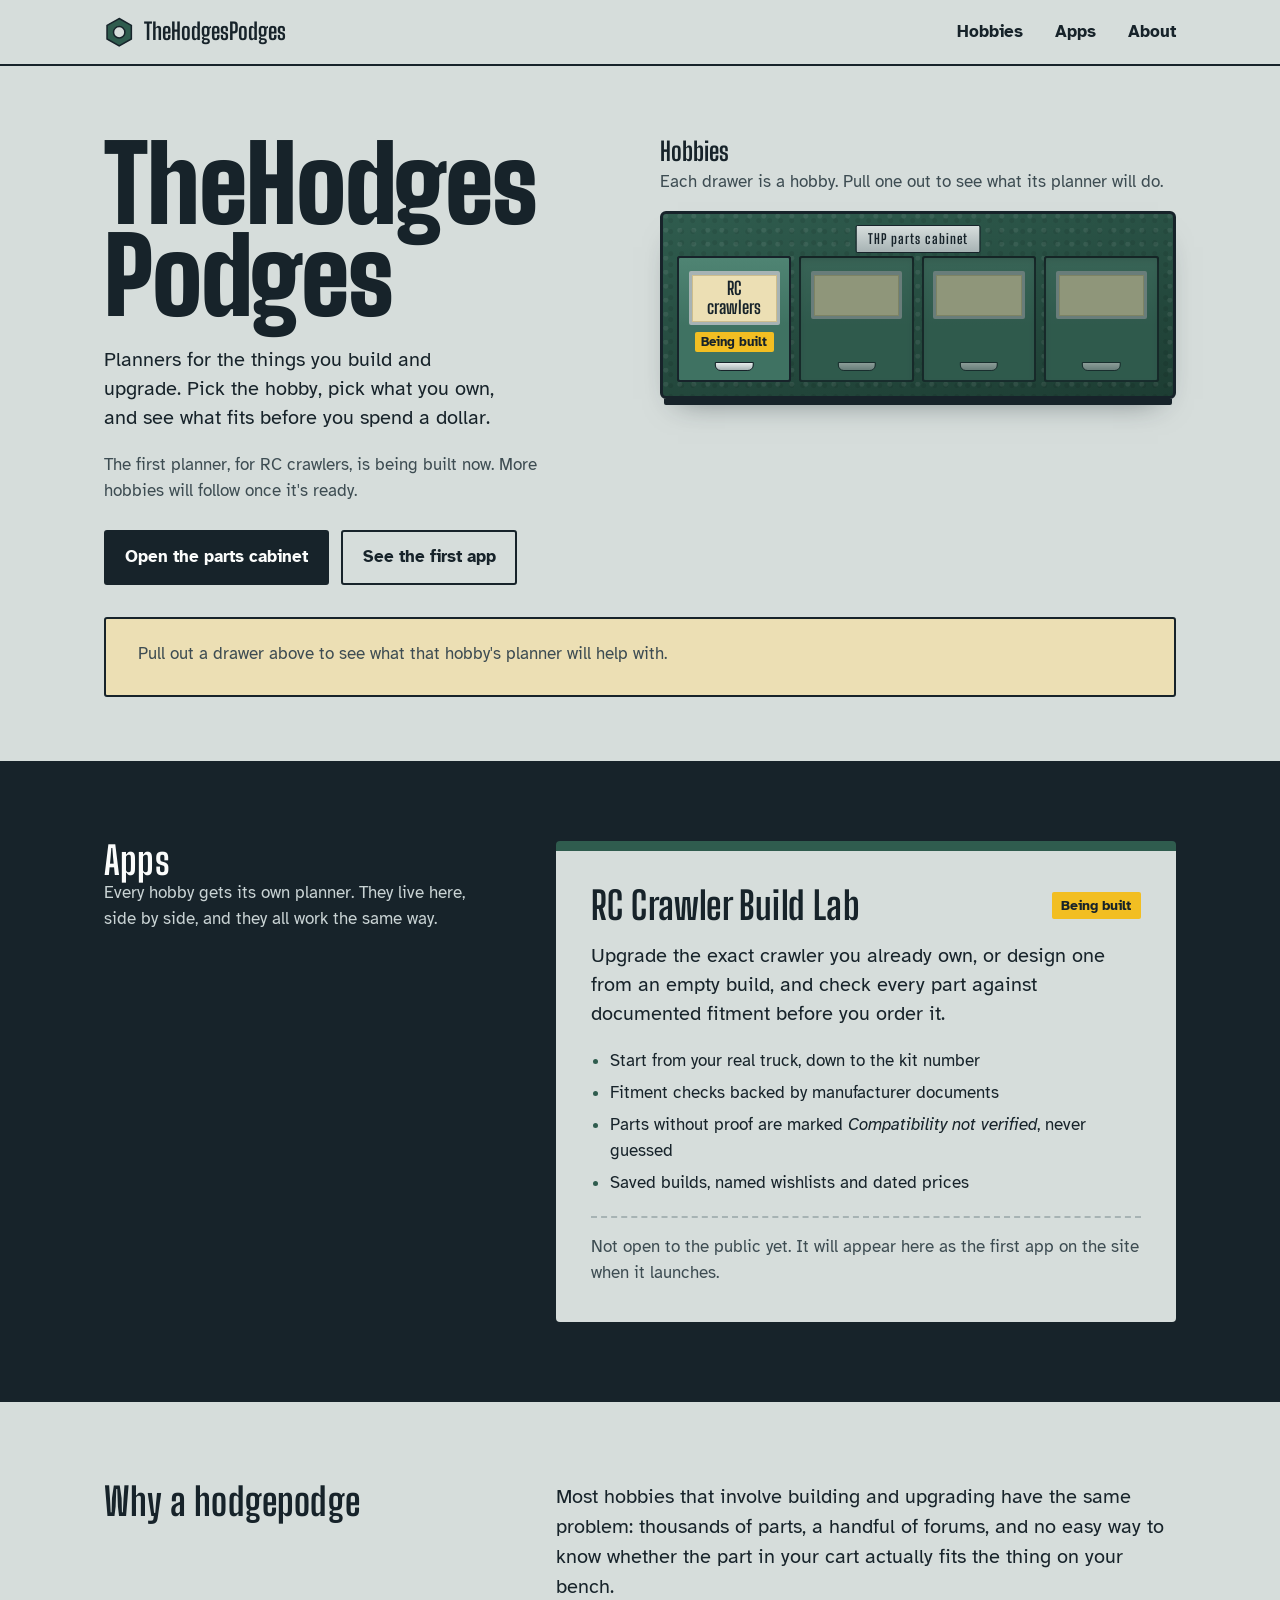
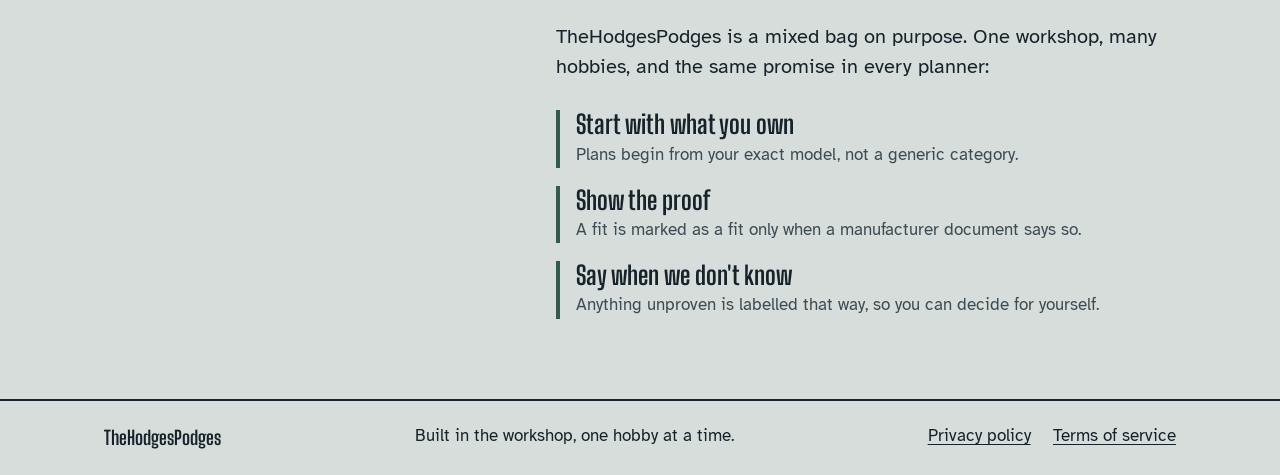
<file: index.html>
<!DOCTYPE html>
<html lang="en">
<head>
  <meta charset="utf-8">
  <meta name="viewport" content="width=device-width, initial-scale=1">
  <title>TheHodgesPodges: build and upgrade planners for hobbyists</title>
  <meta name="description" content="TheHodgesPodges is one home for build and upgrade planners across hobbies, starting with RC crawlers.">
  <link rel="icon" href="assets/favicon.svg" type="image/svg+xml">
  <link rel="preconnect" href="https://fonts.googleapis.com">
  <link rel="preconnect" href="https://fonts.gstatic.com" crossorigin>
  <link rel="stylesheet" href="https://fonts.googleapis.com/css2?family=Atkinson+Hyperlegible:ital,wght@0,400;0,700;1,400&family=Big+Shoulders+Display:wght@500;700;900&display=swap">
  <link rel="stylesheet" href="css/styles.css">
</head>
<body>
  <a class="skip" href="#main">Skip to content</a>

  <header class="site-header">
    <div class="wrap header-row">
      <a class="brand" href="#top" aria-label="TheHodgesPodges home">
        <svg class="brand-mark" viewBox="0 0 40 40" aria-hidden="true">
          <polygon points="20,2 36,11 36,29 20,38 4,29 4,11" />
          <circle cx="20" cy="20" r="7.5" />
        </svg>
        <span>TheHodgesPodges</span>
      </a>
      <nav aria-label="Main">
        <ul class="nav">
          <li><a href="#hobbies">Hobbies</a></li>
          <li><a href="#apps">Apps</a></li>
          <li><a href="#about">About</a></li>
        </ul>
      </nav>
    </div>
  </header>

  <main id="main">
    <section class="hero" id="top">
      <div class="wrap hero-grid">
        <div class="hero-copy">
          <h1 class="wordmark">TheHodges<wbr>Podges</h1>
          <p class="lede">Planners for the things you build and upgrade. Pick the hobby, pick what you own, and see what fits before you spend a dollar.</p>
          <p class="hero-note">The first planner, for RC crawlers, is being built now. More hobbies will follow once it's ready.</p>
          <div class="hero-actions">
            <a class="btn btn-primary" href="#hobbies">Open the parts cabinet</a>
            <a class="btn btn-quiet" href="#apps">See the first app</a>
          </div>
        </div>

        <div class="cabinet-area" id="hobbies">
          <h2 class="cabinet-title">Hobbies</h2>
          <p class="cabinet-help" id="cabinet-help">Each drawer is a hobby. Pull one out to see what its planner will do.</p>
          <div class="cabinet" role="group" aria-labelledby="cabinet-help">
            <div class="cabinet-plate" aria-hidden="true">THP parts cabinet</div>
            <ul class="drawers" id="drawers">
              <!-- Drawers are filled in from js/catalog.js -->
            </ul>
          </div>
          <noscript>
            <p class="noscript">Turn on JavaScript to open the drawers. The first hobby is RC crawlers, whose planner is being built.</p>
          </noscript>
        </div>
      </div>
    </section>

    <section class="drawer-detail-band" aria-label="Selected hobby">
      <div class="wrap">
        <div class="drawer-detail" id="drawer-detail" aria-live="polite"></div>
      </div>
    </section>

    <section class="apps" id="apps">
      <div class="wrap apps-grid">
        <div class="apps-intro">
          <h2>Apps</h2>
          <p>Every hobby gets its own planner. They live here, side by side, and they all work the same way.</p>
        </div>

        <article class="app-card" aria-labelledby="app-rc-title">
          <div class="app-card-head">
            <h3 id="app-rc-title">RC Crawler Build Lab</h3>
            <span class="tag tag-building">Being built</span>
          </div>
          <p class="app-summary">Upgrade the exact crawler you already own, or design one from an empty build, and check every part against documented fitment before you order it.</p>
          <ul class="app-features">
            <li>Start from your real truck, down to the kit number</li>
            <li>Fitment checks backed by manufacturer documents</li>
            <li>Parts without proof are marked <em>Compatibility not verified</em>, never guessed</li>
            <li>Saved builds, named wishlists and dated prices</li>
          </ul>
          <p class="app-status">Not open to the public yet. It will appear here as the first app on the site when it launches.</p>
        </article>

        <aside class="next-up" aria-labelledby="next-up-title" hidden>
          <h3 id="next-up-title">Next on the bench</h3>
          <ul id="next-up-list">
            <!-- Filled in from js/catalog.js; hidden while no hobby is planned -->
          </ul>
          <p class="next-up-more"><a href="#hobbies">See every hobby in the cabinet</a></p>
        </aside>
      </div>
    </section>

    <section class="about" id="about">
      <div class="wrap about-grid">
        <h2>Why a hodgepodge</h2>
        <div class="about-body">
          <p>Most hobbies that involve building and upgrading have the same problem: thousands of parts, a handful of forums, and no easy way to know whether the part in your cart actually fits the thing on your bench.</p>
          <p>TheHodgesPodges is a mixed bag on purpose. One workshop, many hobbies, and the same promise in every planner:</p>
          <dl class="promises">
            <div>
              <dt>Start with what you own</dt>
              <dd>Plans begin from your exact model, not a generic category.</dd>
            </div>
            <div>
              <dt>Show the proof</dt>
              <dd>A fit is marked as a fit only when a manufacturer document says so.</dd>
            </div>
            <div>
              <dt>Say when we don't know</dt>
              <dd>Anything unproven is labelled that way, so you can decide for yourself.</dd>
            </div>
          </dl>
        </div>
      </div>
    </section>
  </main>

  <footer class="site-footer">
    <div class="wrap footer-row">
      <p>TheHodgesPodges</p>
      <p>Built in the workshop, one hobby at a time.</p>
      <ul class="footer-links">
        <li><a href="privacy.html">Privacy policy</a></li>
        <li><a href="terms.html">Terms of service</a></li>
      </ul>
    </div>
  </footer>

  <script src="js/catalog.js"></script>
  <script src="js/cabinet.js"></script>
</body>
</html>
</file>
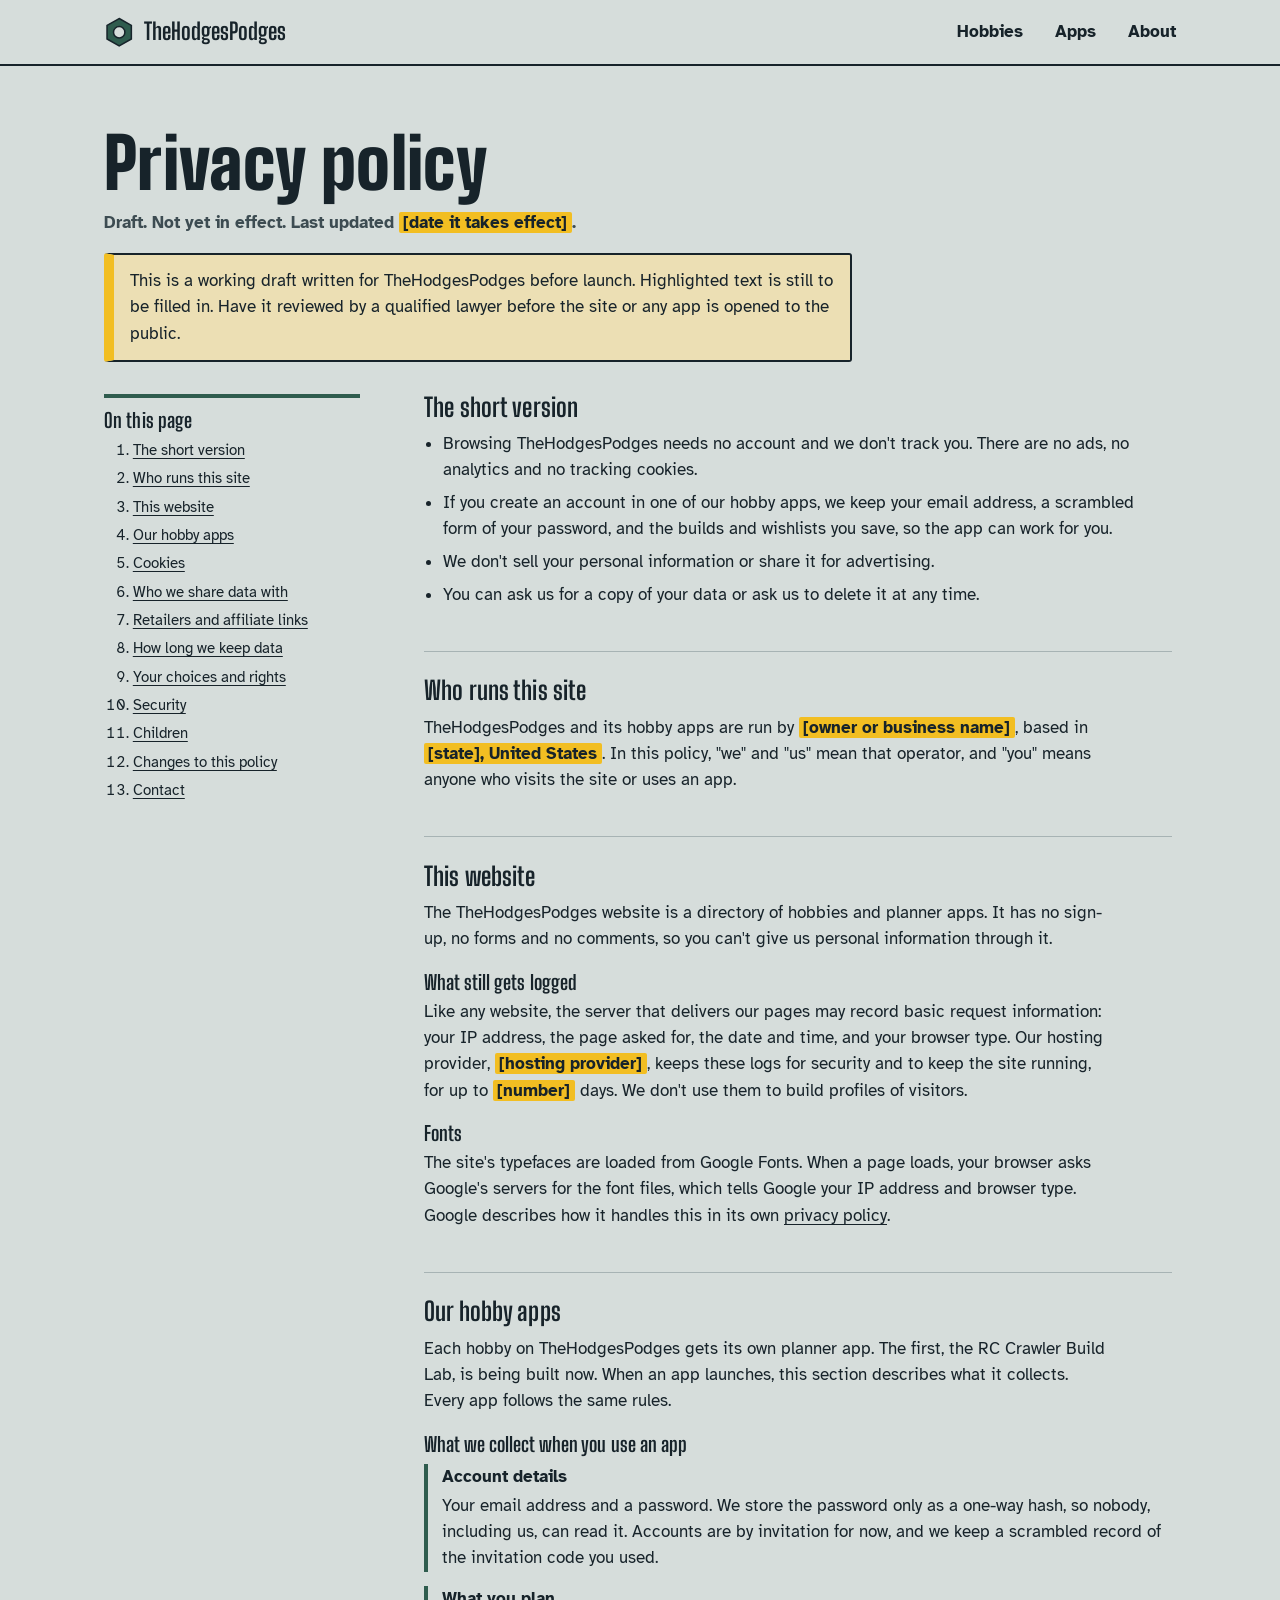
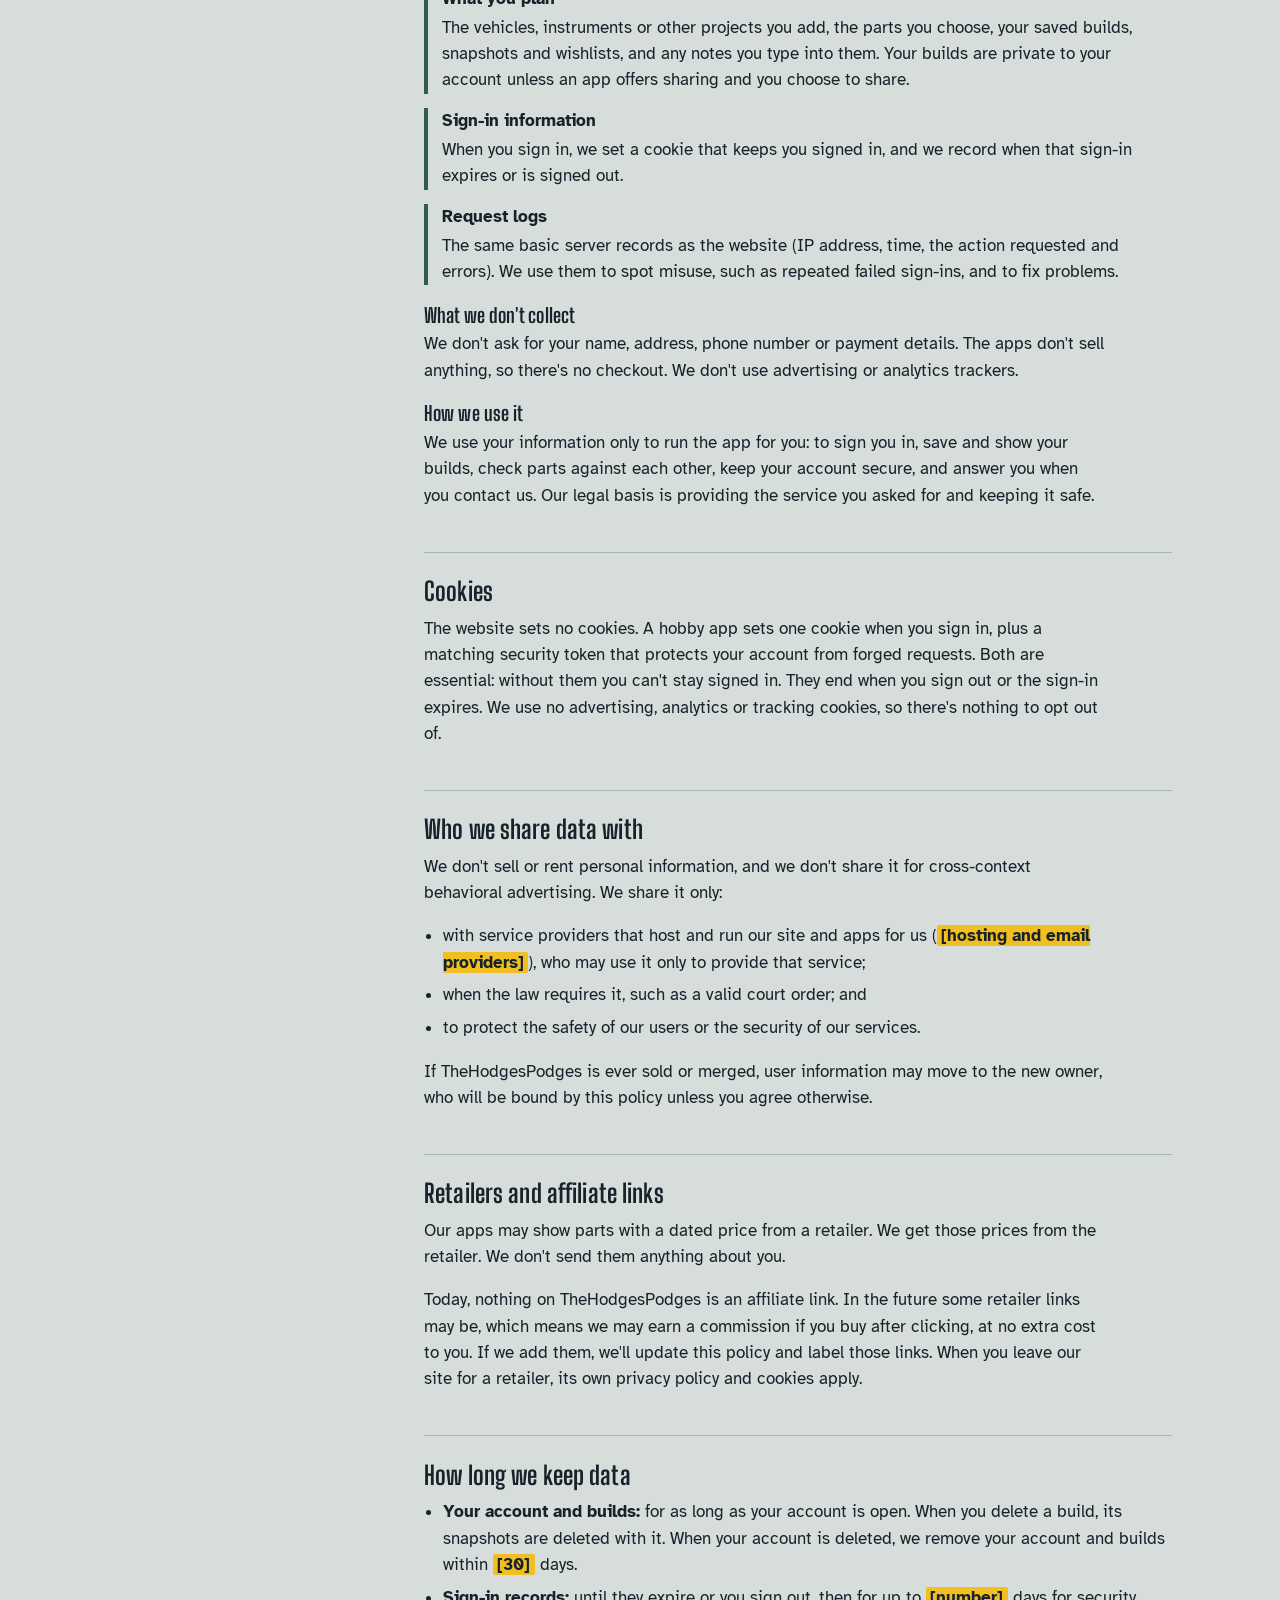
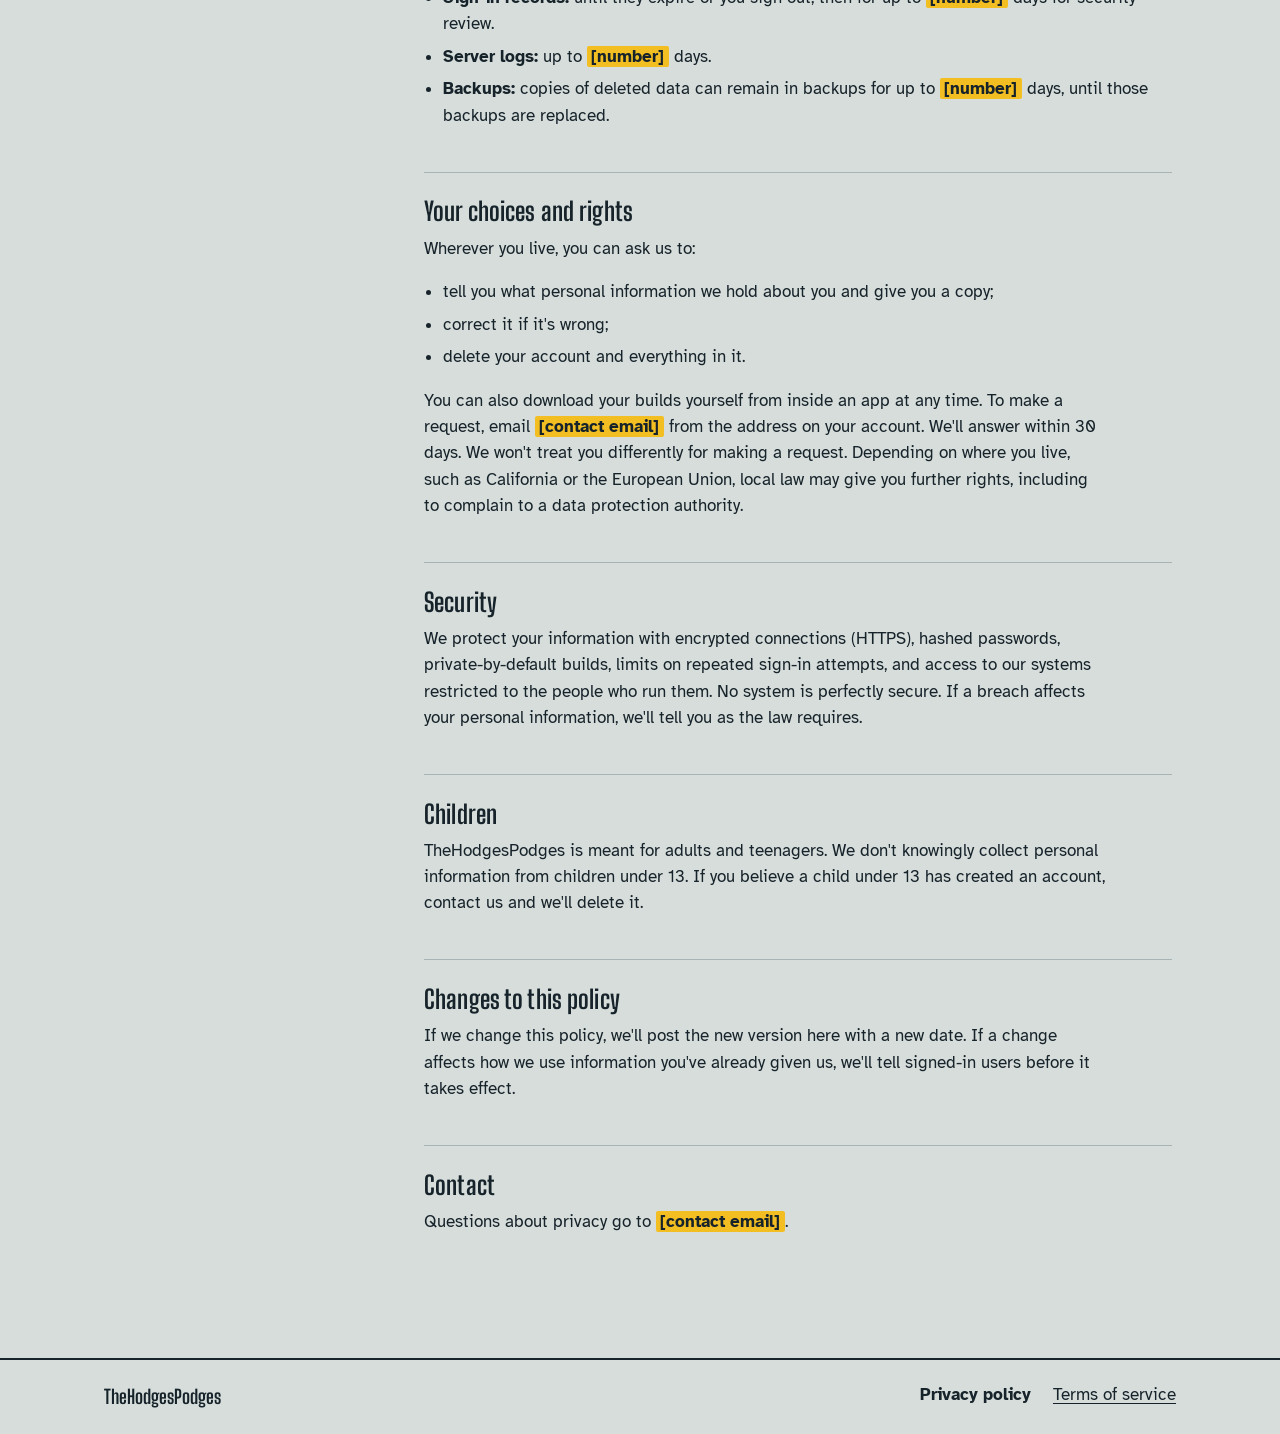
<file: privacy.html>
<!DOCTYPE html>
<html lang="en">
<head>
  <meta charset="utf-8">
  <meta name="viewport" content="width=device-width, initial-scale=1">
  <title>Privacy policy: TheHodgesPodges</title>
  <meta name="description" content="What TheHodgesPodges and its hobby planner apps collect, why, and the choices you have.">
  <link rel="icon" href="assets/favicon.svg" type="image/svg+xml">
  <link rel="preconnect" href="https://fonts.googleapis.com">
  <link rel="preconnect" href="https://fonts.gstatic.com" crossorigin>
  <link rel="stylesheet" href="https://fonts.googleapis.com/css2?family=Atkinson+Hyperlegible:ital,wght@0,400;0,700;1,400&family=Big+Shoulders+Display:wght@500;700;900&display=swap">
  <link rel="stylesheet" href="css/styles.css">
</head>
<body>
  <a class="skip" href="#main">Skip to content</a>

  <header class="site-header">
    <div class="wrap header-row">
      <a class="brand" href="index.html" aria-label="TheHodgesPodges home">
        <svg class="brand-mark" viewBox="0 0 40 40" aria-hidden="true">
          <polygon points="20,2 36,11 36,29 20,38 4,29 4,11" />
          <circle cx="20" cy="20" r="7.5" />
        </svg>
        <span>TheHodgesPodges</span>
      </a>
      <nav aria-label="Main">
        <ul class="nav">
          <li><a href="index.html#hobbies">Hobbies</a></li>
          <li><a href="index.html#apps">Apps</a></li>
          <li><a href="index.html#about">About</a></li>
        </ul>
      </nav>
    </div>
  </header>

  <main id="main" class="legal">
    <div class="wrap legal-grid">
      <header class="legal-head">
        <h1>Privacy policy</h1>
        <p class="legal-dates">Draft. Not yet in effect. Last updated <span class="fill-in">[date it takes effect]</span>.</p>
        <p class="draft-note">This is a working draft written for TheHodgesPodges before launch. Highlighted text is still to be filled in. Have it reviewed by a qualified lawyer before the site or any app is opened to the public.</p>
      </header>

      <nav class="legal-toc" aria-labelledby="toc-title">
        <h2 id="toc-title">On this page</h2>
        <ol>
          <li><a href="#short">The short version</a></li>
          <li><a href="#who">Who runs this site</a></li>
          <li><a href="#site">This website</a></li>
          <li><a href="#apps">Our hobby apps</a></li>
          <li><a href="#cookies">Cookies</a></li>
          <li><a href="#sharing">Who we share data with</a></li>
          <li><a href="#retailers">Retailers and affiliate links</a></li>
          <li><a href="#keeping">How long we keep data</a></li>
          <li><a href="#rights">Your choices and rights</a></li>
          <li><a href="#security">Security</a></li>
          <li><a href="#children">Children</a></li>
          <li><a href="#changes">Changes to this policy</a></li>
          <li><a href="#contact">Contact</a></li>
        </ol>
      </nav>

      <div class="legal-body">
        <section id="short">
          <h2>The short version</h2>
          <ul>
            <li>Browsing TheHodgesPodges needs no account and we don't track you. There are no ads, no analytics and no tracking cookies.</li>
            <li>If you create an account in one of our hobby apps, we keep your email address, a scrambled form of your password, and the builds and wishlists you save, so the app can work for you.</li>
            <li>We don't sell your personal information or share it for advertising.</li>
            <li>You can ask us for a copy of your data or ask us to delete it at any time.</li>
          </ul>
        </section>

        <section id="who">
          <h2>Who runs this site</h2>
          <p>TheHodgesPodges and its hobby apps are run by <span class="fill-in">[owner or business name]</span>, based in <span class="fill-in">[state], United States</span>. In this policy, "we" and "us" mean that operator, and "you" means anyone who visits the site or uses an app.</p>
        </section>

        <section id="site">
          <h2>This website</h2>
          <p>The TheHodgesPodges website is a directory of hobbies and planner apps. It has no sign-up, no forms and no comments, so you can't give us personal information through it.</p>
          <h3>What still gets logged</h3>
          <p>Like any website, the server that delivers our pages may record basic request information: your IP address, the page asked for, the date and time, and your browser type. Our hosting provider, <span class="fill-in">[hosting provider]</span>, keeps these logs for security and to keep the site running, for up to <span class="fill-in">[number]</span> days. We don't use them to build profiles of visitors.</p>
          <h3>Fonts</h3>
          <p>The site's typefaces are loaded from Google Fonts. When a page loads, your browser asks Google's servers for the font files, which tells Google your IP address and browser type. Google describes how it handles this in its own <a href="https://policies.google.com/privacy">privacy policy</a>.</p>
        </section>

        <section id="apps">
          <h2>Our hobby apps</h2>
          <p>Each hobby on TheHodgesPodges gets its own planner app. The first, the RC Crawler Build Lab, is being built now. When an app launches, this section describes what it collects. Every app follows the same rules.</p>
          <h3>What we collect when you use an app</h3>
          <dl class="legal-list">
            <div>
              <dt>Account details</dt>
              <dd>Your email address and a password. We store the password only as a one-way hash, so nobody, including us, can read it. Accounts are by invitation for now, and we keep a scrambled record of the invitation code you used.</dd>
            </div>
            <div>
              <dt>What you plan</dt>
              <dd>The vehicles, instruments or other projects you add, the parts you choose, your saved builds, snapshots and wishlists, and any notes you type into them. Your builds are private to your account unless an app offers sharing and you choose to share.</dd>
            </div>
            <div>
              <dt>Sign-in information</dt>
              <dd>When you sign in, we set a cookie that keeps you signed in, and we record when that sign-in expires or is signed out.</dd>
            </div>
            <div>
              <dt>Request logs</dt>
              <dd>The same basic server records as the website (IP address, time, the action requested and errors). We use them to spot misuse, such as repeated failed sign-ins, and to fix problems.</dd>
            </div>
          </dl>
          <h3>What we don't collect</h3>
          <p>We don't ask for your name, address, phone number or payment details. The apps don't sell anything, so there's no checkout. We don't use advertising or analytics trackers.</p>
          <h3>How we use it</h3>
          <p>We use your information only to run the app for you: to sign you in, save and show your builds, check parts against each other, keep your account secure, and answer you when you contact us. Our legal basis is providing the service you asked for and keeping it safe.</p>
        </section>

        <section id="cookies">
          <h2>Cookies</h2>
          <p>The website sets no cookies. A hobby app sets one cookie when you sign in, plus a matching security token that protects your account from forged requests. Both are essential: without them you can't stay signed in. They end when you sign out or the sign-in expires. We use no advertising, analytics or tracking cookies, so there's nothing to opt out of.</p>
        </section>

        <section id="sharing">
          <h2>Who we share data with</h2>
          <p>We don't sell or rent personal information, and we don't share it for cross-context behavioral advertising. We share it only:</p>
          <ul>
            <li>with service providers that host and run our site and apps for us (<span class="fill-in">[hosting and email providers]</span>), who may use it only to provide that service;</li>
            <li>when the law requires it, such as a valid court order; and</li>
            <li>to protect the safety of our users or the security of our services.</li>
          </ul>
          <p>If TheHodgesPodges is ever sold or merged, user information may move to the new owner, who will be bound by this policy unless you agree otherwise.</p>
        </section>

        <section id="retailers">
          <h2>Retailers and affiliate links</h2>
          <p>Our apps may show parts with a dated price from a retailer. We get those prices from the retailer. We don't send them anything about you.</p>
          <p>Today, nothing on TheHodgesPodges is an affiliate link. In the future some retailer links may be, which means we may earn a commission if you buy after clicking, at no extra cost to you. If we add them, we'll update this policy and label those links. When you leave our site for a retailer, its own privacy policy and cookies apply.</p>
        </section>

        <section id="keeping">
          <h2>How long we keep data</h2>
          <ul>
            <li><strong>Your account and builds:</strong> for as long as your account is open. When you delete a build, its snapshots are deleted with it. When your account is deleted, we remove your account and builds within <span class="fill-in">[30]</span> days.</li>
            <li><strong>Sign-in records:</strong> until they expire or you sign out, then for up to <span class="fill-in">[number]</span> days for security review.</li>
            <li><strong>Server logs:</strong> up to <span class="fill-in">[number]</span> days.</li>
            <li><strong>Backups:</strong> copies of deleted data can remain in backups for up to <span class="fill-in">[number]</span> days, until those backups are replaced.</li>
          </ul>
        </section>

        <section id="rights">
          <h2>Your choices and rights</h2>
          <p>Wherever you live, you can ask us to:</p>
          <ul>
            <li>tell you what personal information we hold about you and give you a copy;</li>
            <li>correct it if it's wrong;</li>
            <li>delete your account and everything in it.</li>
          </ul>
          <p>You can also download your builds yourself from inside an app at any time. To make a request, email <span class="fill-in">[contact email]</span> from the address on your account. We'll answer within 30 days. We won't treat you differently for making a request. Depending on where you live, such as California or the European Union, local law may give you further rights, including to complain to a data protection authority.</p>
        </section>

        <section id="security">
          <h2>Security</h2>
          <p>We protect your information with encrypted connections (HTTPS), hashed passwords, private-by-default builds, limits on repeated sign-in attempts, and access to our systems restricted to the people who run them. No system is perfectly secure. If a breach affects your personal information, we'll tell you as the law requires.</p>
        </section>

        <section id="children">
          <h2>Children</h2>
          <p>TheHodgesPodges is meant for adults and teenagers. We don't knowingly collect personal information from children under 13. If you believe a child under 13 has created an account, contact us and we'll delete it.</p>
        </section>

        <section id="changes">
          <h2>Changes to this policy</h2>
          <p>If we change this policy, we'll post the new version here with a new date. If a change affects how we use information you've already given us, we'll tell signed-in users before it takes effect.</p>
        </section>

        <section id="contact">
          <h2>Contact</h2>
          <p>Questions about privacy go to <span class="fill-in">[contact email]</span>.</p>
        </section>
      </div>
    </div>
  </main>

  <footer class="site-footer">
    <div class="wrap footer-row">
      <p>TheHodgesPodges</p>
      <ul class="footer-links">
        <li><a href="privacy.html" aria-current="page">Privacy policy</a></li>
        <li><a href="terms.html">Terms of service</a></li>
      </ul>
    </div>
  </footer>
</body>
</html>
</file>
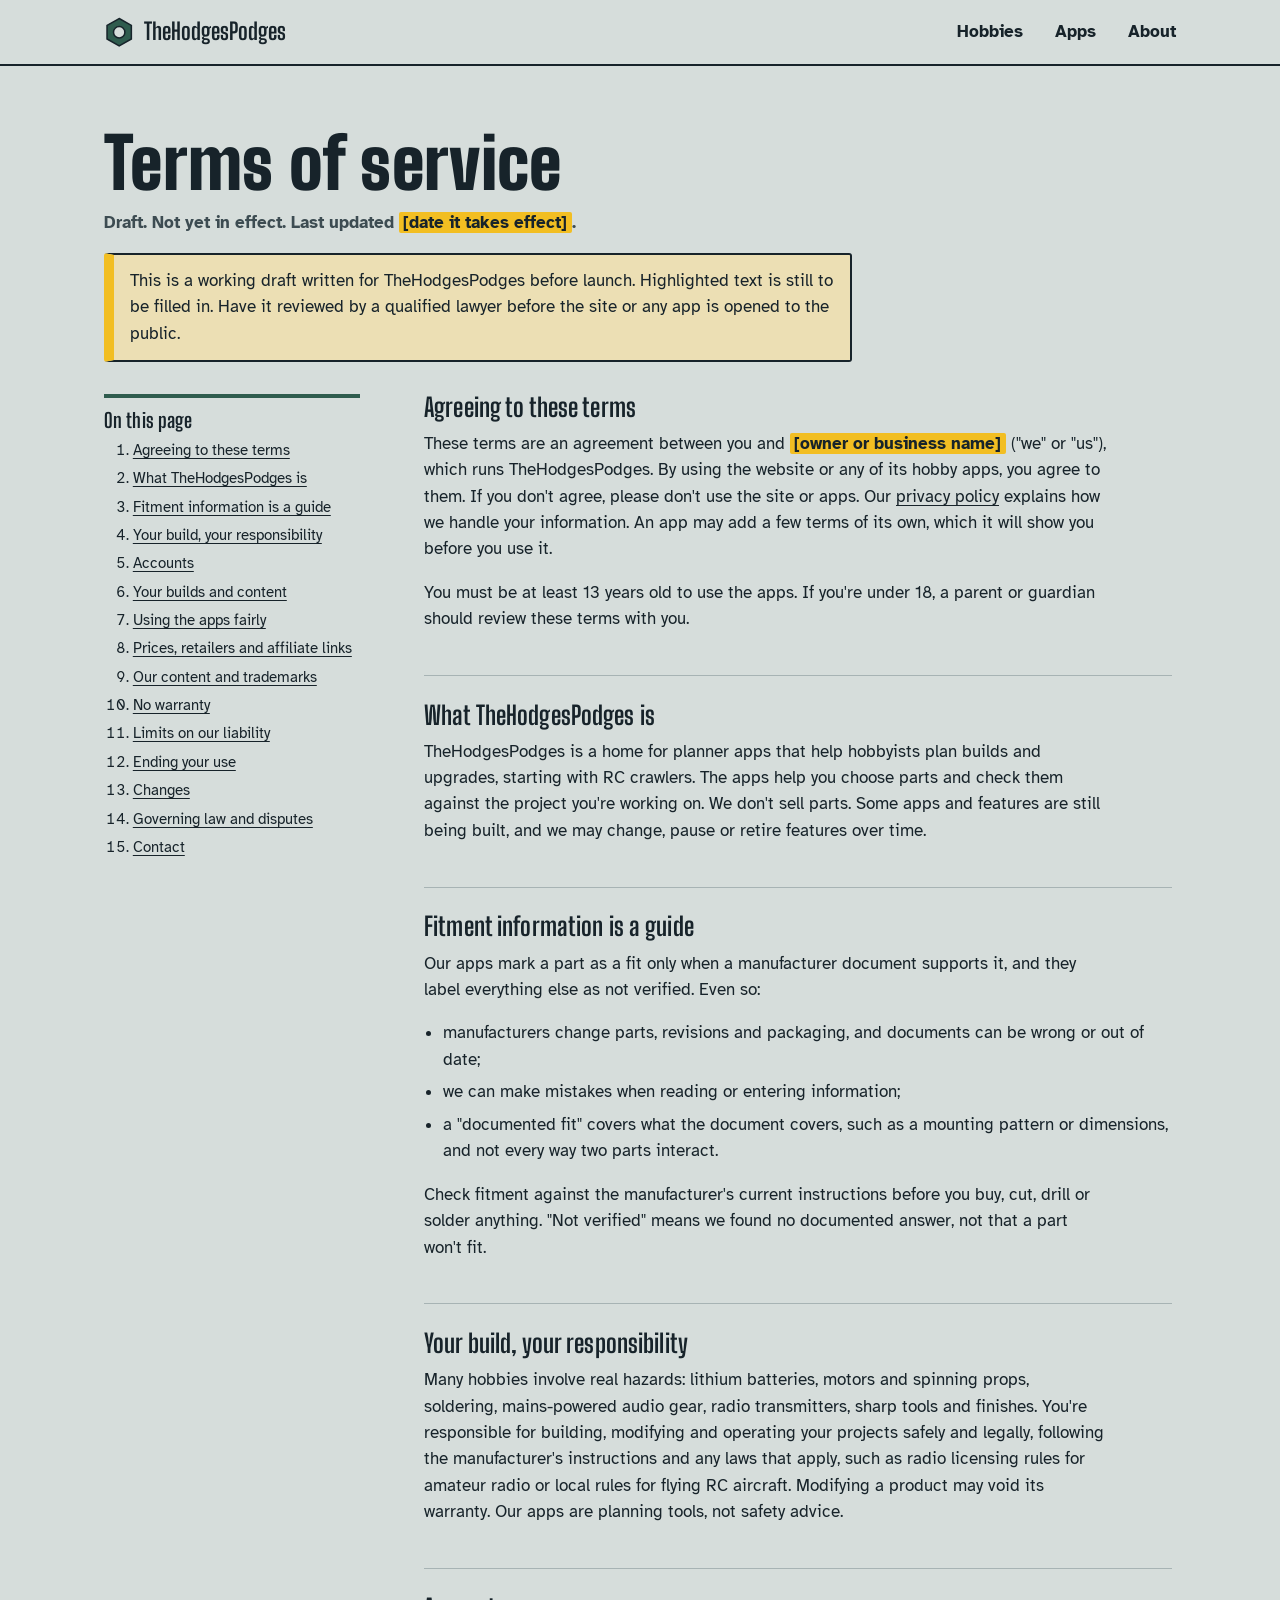
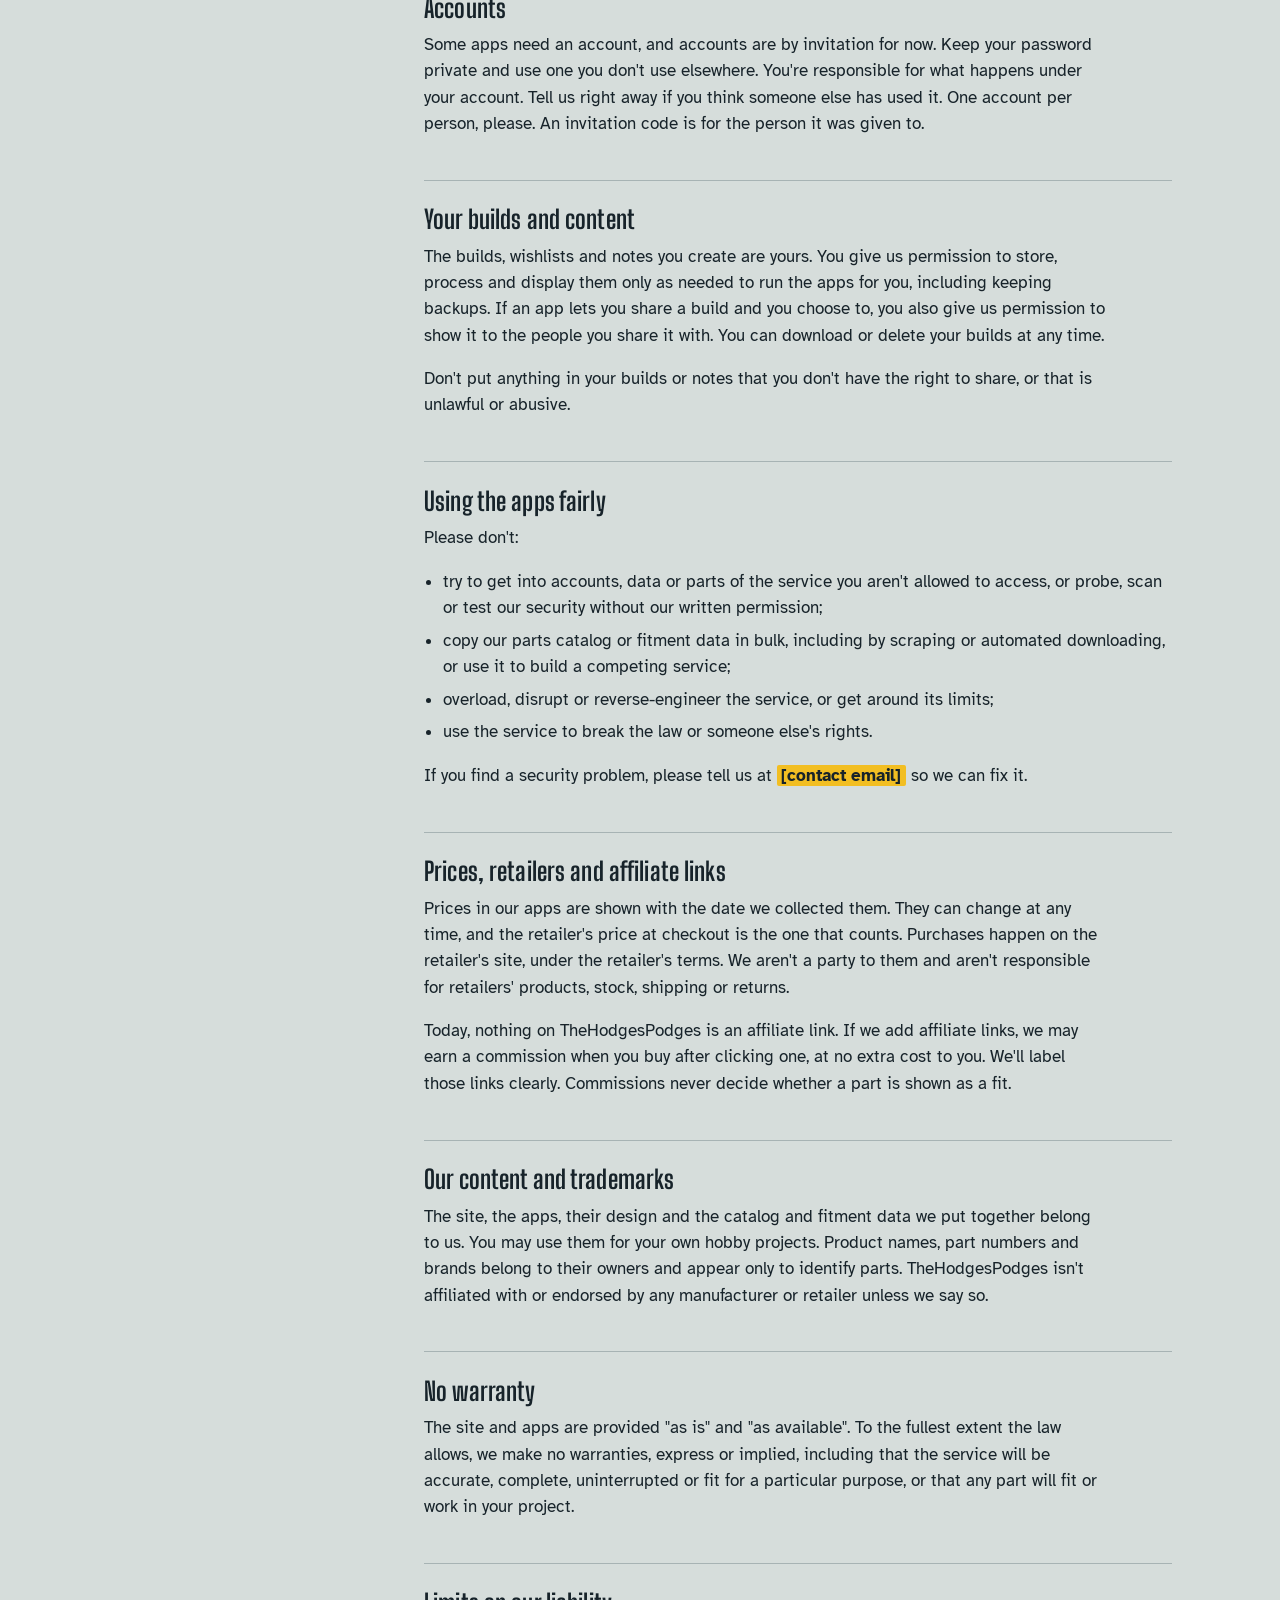
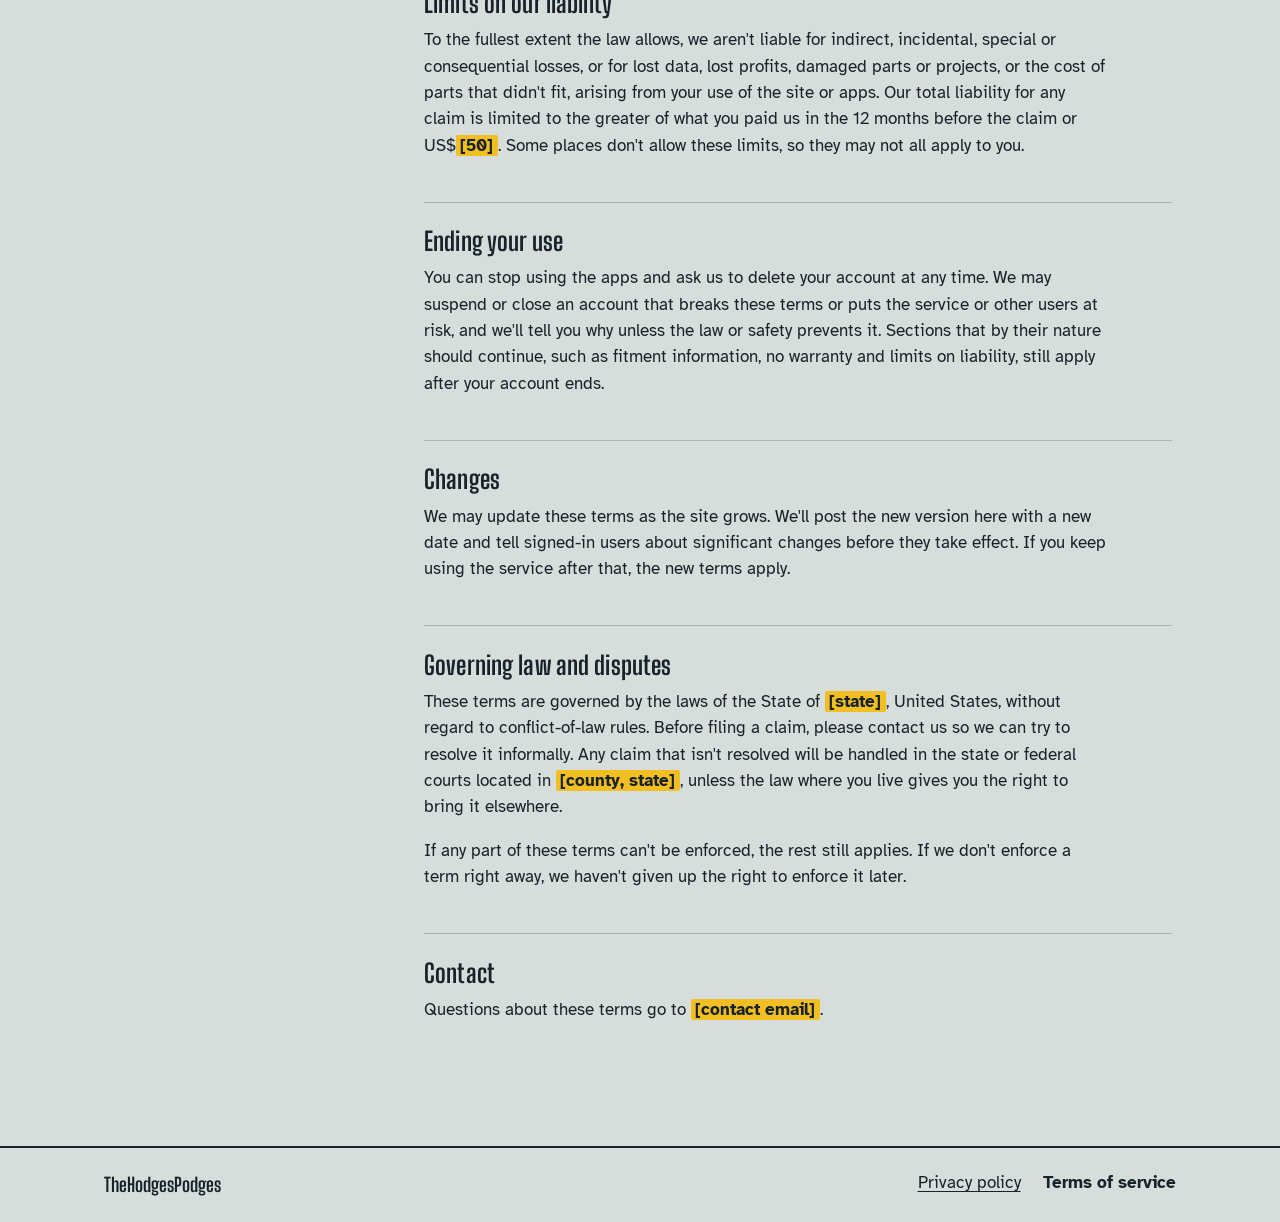
<file: terms.html>
<!DOCTYPE html>
<html lang="en">
<head>
  <meta charset="utf-8">
  <meta name="viewport" content="width=device-width, initial-scale=1">
  <title>Terms of service: TheHodgesPodges</title>
  <meta name="description" content="The terms for using TheHodgesPodges and its hobby build and upgrade planner apps.">
  <link rel="icon" href="assets/favicon.svg" type="image/svg+xml">
  <link rel="preconnect" href="https://fonts.googleapis.com">
  <link rel="preconnect" href="https://fonts.gstatic.com" crossorigin>
  <link rel="stylesheet" href="https://fonts.googleapis.com/css2?family=Atkinson+Hyperlegible:ital,wght@0,400;0,700;1,400&family=Big+Shoulders+Display:wght@500;700;900&display=swap">
  <link rel="stylesheet" href="css/styles.css">
</head>
<body>
  <a class="skip" href="#main">Skip to content</a>

  <header class="site-header">
    <div class="wrap header-row">
      <a class="brand" href="index.html" aria-label="TheHodgesPodges home">
        <svg class="brand-mark" viewBox="0 0 40 40" aria-hidden="true">
          <polygon points="20,2 36,11 36,29 20,38 4,29 4,11" />
          <circle cx="20" cy="20" r="7.5" />
        </svg>
        <span>TheHodgesPodges</span>
      </a>
      <nav aria-label="Main">
        <ul class="nav">
          <li><a href="index.html#hobbies">Hobbies</a></li>
          <li><a href="index.html#apps">Apps</a></li>
          <li><a href="index.html#about">About</a></li>
        </ul>
      </nav>
    </div>
  </header>

  <main id="main" class="legal">
    <div class="wrap legal-grid">
      <header class="legal-head">
        <h1>Terms of service</h1>
        <p class="legal-dates">Draft. Not yet in effect. Last updated <span class="fill-in">[date it takes effect]</span>.</p>
        <p class="draft-note">This is a working draft written for TheHodgesPodges before launch. Highlighted text is still to be filled in. Have it reviewed by a qualified lawyer before the site or any app is opened to the public.</p>
      </header>

      <nav class="legal-toc" aria-labelledby="toc-title">
        <h2 id="toc-title">On this page</h2>
        <ol>
          <li><a href="#agreement">Agreeing to these terms</a></li>
          <li><a href="#service">What TheHodgesPodges is</a></li>
          <li><a href="#fit">Fitment information is a guide</a></li>
          <li><a href="#safety">Your build, your responsibility</a></li>
          <li><a href="#accounts">Accounts</a></li>
          <li><a href="#content">Your builds and content</a></li>
          <li><a href="#use">Using the apps fairly</a></li>
          <li><a href="#prices">Prices, retailers and affiliate links</a></li>
          <li><a href="#ours">Our content and trademarks</a></li>
          <li><a href="#warranty">No warranty</a></li>
          <li><a href="#liability">Limits on our liability</a></li>
          <li><a href="#ending">Ending your use</a></li>
          <li><a href="#changes">Changes</a></li>
          <li><a href="#law">Governing law and disputes</a></li>
          <li><a href="#contact">Contact</a></li>
        </ol>
      </nav>

      <div class="legal-body">
        <section id="agreement">
          <h2>Agreeing to these terms</h2>
          <p>These terms are an agreement between you and <span class="fill-in">[owner or business name]</span> ("we" or "us"), which runs TheHodgesPodges. By using the website or any of its hobby apps, you agree to them. If you don't agree, please don't use the site or apps. Our <a href="privacy.html">privacy policy</a> explains how we handle your information. An app may add a few terms of its own, which it will show you before you use it.</p>
          <p>You must be at least 13 years old to use the apps. If you're under 18, a parent or guardian should review these terms with you.</p>
        </section>

        <section id="service">
          <h2>What TheHodgesPodges is</h2>
          <p>TheHodgesPodges is a home for planner apps that help hobbyists plan builds and upgrades, starting with RC crawlers. The apps help you choose parts and check them against the project you're working on. We don't sell parts. Some apps and features are still being built, and we may change, pause or retire features over time.</p>
        </section>

        <section id="fit">
          <h2>Fitment information is a guide</h2>
          <p>Our apps mark a part as a fit only when a manufacturer document supports it, and they label everything else as not verified. Even so:</p>
          <ul>
            <li>manufacturers change parts, revisions and packaging, and documents can be wrong or out of date;</li>
            <li>we can make mistakes when reading or entering information;</li>
            <li>a "documented fit" covers what the document covers, such as a mounting pattern or dimensions, and not every way two parts interact.</li>
          </ul>
          <p>Check fitment against the manufacturer's current instructions before you buy, cut, drill or solder anything. "Not verified" means we found no documented answer, not that a part won't fit.</p>
        </section>

        <section id="safety">
          <h2>Your build, your responsibility</h2>
          <p>Many hobbies involve real hazards: lithium batteries, motors and spinning props, soldering, mains-powered audio gear, radio transmitters, sharp tools and finishes. You're responsible for building, modifying and operating your projects safely and legally, following the manufacturer's instructions and any laws that apply, such as radio licensing rules for amateur radio or local rules for flying RC aircraft. Modifying a product may void its warranty. Our apps are planning tools, not safety advice.</p>
        </section>

        <section id="accounts">
          <h2>Accounts</h2>
          <p>Some apps need an account, and accounts are by invitation for now. Keep your password private and use one you don't use elsewhere. You're responsible for what happens under your account. Tell us right away if you think someone else has used it. One account per person, please. An invitation code is for the person it was given to.</p>
        </section>

        <section id="content">
          <h2>Your builds and content</h2>
          <p>The builds, wishlists and notes you create are yours. You give us permission to store, process and display them only as needed to run the apps for you, including keeping backups. If an app lets you share a build and you choose to, you also give us permission to show it to the people you share it with. You can download or delete your builds at any time.</p>
          <p>Don't put anything in your builds or notes that you don't have the right to share, or that is unlawful or abusive.</p>
        </section>

        <section id="use">
          <h2>Using the apps fairly</h2>
          <p>Please don't:</p>
          <ul>
            <li>try to get into accounts, data or parts of the service you aren't allowed to access, or probe, scan or test our security without our written permission;</li>
            <li>copy our parts catalog or fitment data in bulk, including by scraping or automated downloading, or use it to build a competing service;</li>
            <li>overload, disrupt or reverse-engineer the service, or get around its limits;</li>
            <li>use the service to break the law or someone else's rights.</li>
          </ul>
          <p>If you find a security problem, please tell us at <span class="fill-in">[contact email]</span> so we can fix it.</p>
        </section>

        <section id="prices">
          <h2>Prices, retailers and affiliate links</h2>
          <p>Prices in our apps are shown with the date we collected them. They can change at any time, and the retailer's price at checkout is the one that counts. Purchases happen on the retailer's site, under the retailer's terms. We aren't a party to them and aren't responsible for retailers' products, stock, shipping or returns.</p>
          <p>Today, nothing on TheHodgesPodges is an affiliate link. If we add affiliate links, we may earn a commission when you buy after clicking one, at no extra cost to you. We'll label those links clearly. Commissions never decide whether a part is shown as a fit.</p>
        </section>

        <section id="ours">
          <h2>Our content and trademarks</h2>
          <p>The site, the apps, their design and the catalog and fitment data we put together belong to us. You may use them for your own hobby projects. Product names, part numbers and brands belong to their owners and appear only to identify parts. TheHodgesPodges isn't affiliated with or endorsed by any manufacturer or retailer unless we say so.</p>
        </section>

        <section id="warranty">
          <h2>No warranty</h2>
          <p>The site and apps are provided "as is" and "as available". To the fullest extent the law allows, we make no warranties, express or implied, including that the service will be accurate, complete, uninterrupted or fit for a particular purpose, or that any part will fit or work in your project.</p>
        </section>

        <section id="liability">
          <h2>Limits on our liability</h2>
          <p>To the fullest extent the law allows, we aren't liable for indirect, incidental, special or consequential losses, or for lost data, lost profits, damaged parts or projects, or the cost of parts that didn't fit, arising from your use of the site or apps. Our total liability for any claim is limited to the greater of what you paid us in the 12 months before the claim or US$<span class="fill-in">[50]</span>. Some places don't allow these limits, so they may not all apply to you.</p>
        </section>

        <section id="ending">
          <h2>Ending your use</h2>
          <p>You can stop using the apps and ask us to delete your account at any time. We may suspend or close an account that breaks these terms or puts the service or other users at risk, and we'll tell you why unless the law or safety prevents it. Sections that by their nature should continue, such as fitment information, no warranty and limits on liability, still apply after your account ends.</p>
        </section>

        <section id="changes">
          <h2>Changes</h2>
          <p>We may update these terms as the site grows. We'll post the new version here with a new date and tell signed-in users about significant changes before they take effect. If you keep using the service after that, the new terms apply.</p>
        </section>

        <section id="law">
          <h2>Governing law and disputes</h2>
          <p>These terms are governed by the laws of the State of <span class="fill-in">[state]</span>, United States, without regard to conflict-of-law rules. Before filing a claim, please contact us so we can try to resolve it informally. Any claim that isn't resolved will be handled in the state or federal courts located in <span class="fill-in">[county, state]</span>, unless the law where you live gives you the right to bring it elsewhere.</p>
          <p>If any part of these terms can't be enforced, the rest still applies. If we don't enforce a term right away, we haven't given up the right to enforce it later.</p>
        </section>

        <section id="contact">
          <h2>Contact</h2>
          <p>Questions about these terms go to <span class="fill-in">[contact email]</span>.</p>
        </section>
      </div>
    </div>
  </main>

  <footer class="site-footer">
    <div class="wrap footer-row">
      <p>TheHodgesPodges</p>
      <ul class="footer-links">
        <li><a href="privacy.html">Privacy policy</a></li>
        <li><a href="terms.html" aria-current="page">Terms of service</a></li>
      </ul>
    </div>
  </footer>
</body>
</html>
</file>
<file: css/styles.css>
/* TheHodgesPodges
   Palette: a workshop wall, a hammer-tone green parts cabinet,
   manila label cards and one safety-yellow signal for "being built". */
:root {
  --wall: #d6dddb;
  --wall-deep: #c5cfcc;
  --machine: #2f5c4e;
  --machine-dark: #1d3d33;
  --drawer: #3f7262;
  --drawer-hi: #4f8473;
  --manila: #ecdfb4;
  --manila-edge: #cdbd8c;
  --ink: #17232a;
  --ink-soft: #3d4c52;
  --safety: #f2be22;
  --steel: #a7b3b4;
  --white: #fbfcfb;

  --font-display: "Big Shoulders Display", "Arial Narrow", "Roboto Condensed", sans-serif;
  --font-body: "Atkinson Hyperlegible", "Segoe UI", system-ui, sans-serif;

  --step-0: 1.0625rem;
  --step-1: 1.25rem;
  --step-2: 1.6rem;
  --step-3: 2.4rem;
  --step-4: clamp(3.4rem, 8.2vw, 6.6rem);

  --wrap: 72rem;
  --gutter: clamp(1.1rem, 4vw, 2.5rem);
}

*,
*::before,
*::after { box-sizing: border-box; }

html { scroll-behavior: smooth; }
@media (prefers-reduced-motion: reduce) {
  html { scroll-behavior: auto; }
  *, *::before, *::after { transition: none !important; animation: none !important; }
}

body {
  margin: 0;
  font-family: var(--font-body);
  font-size: var(--step-0);
  line-height: 1.55;
  color: var(--ink);
  background: var(--wall);
}

h1, h2, h3 {
  font-family: var(--font-display);
  line-height: 1.02;
  margin: 0;
  letter-spacing: 0.005em;
}
h2 { font-size: var(--step-3); font-weight: 700; }
h3 { font-size: var(--step-2); font-weight: 700; }
p { margin: 0 0 1em; max-width: 62ch; }

a { color: inherit; }
:focus-visible {
  outline: 3px solid var(--ink);
  outline-offset: 3px;
  border-radius: 2px;
}

.wrap {
  max-width: var(--wrap);
  margin: 0 auto;
  padding: 0 var(--gutter);
}

.skip {
  position: absolute;
  left: -999px;
  top: 0.5rem;
  background: var(--ink);
  color: var(--white);
  padding: 0.5rem 0.9rem;
  z-index: 10;
}
.skip:focus { left: 0.5rem; }

/* Header */
.site-header {
  border-bottom: 2px solid var(--ink);
  background: var(--wall);
}
.header-row {
  display: flex;
  align-items: center;
  justify-content: space-between;
  gap: 1rem;
  min-height: 4rem;
}
.brand {
  display: inline-flex;
  align-items: center;
  gap: 0.6rem;
  text-decoration: none;
  font-family: var(--font-display);
  font-weight: 700;
  font-size: 1.45rem;
}
.brand-mark { width: 1.9rem; height: 1.9rem; }
.brand-mark polygon { fill: var(--machine); stroke: var(--ink); stroke-width: 2; }
.brand-mark circle { fill: var(--wall); stroke: var(--ink); stroke-width: 2; }

.nav {
  list-style: none;
  display: flex;
  gap: clamp(0.9rem, 3vw, 2rem);
  margin: 0;
  padding: 0;
}
.nav a {
  text-decoration: none;
  font-weight: 700;
  padding: 0.3rem 0;
  border-bottom: 2px solid transparent;
}
.nav a:hover { border-bottom-color: var(--ink); }

/* Buttons and tags */
.btn {
  display: inline-block;
  font: inherit;
  font-weight: 700;
  text-decoration: none;
  padding: 0.75rem 1.2rem;
  border: 2px solid var(--ink);
  border-radius: 3px;
  cursor: pointer;
}
.btn-primary { background: var(--ink); color: var(--white); }
.btn-primary:hover { background: var(--machine-dark); border-color: var(--machine-dark); }
.btn-quiet { background: transparent; color: var(--ink); }
.btn-quiet:hover { background: var(--wall-deep); }

.tag {
  display: inline-block;
  font-size: 0.85rem;
  font-weight: 700;
  line-height: 1;
  padding: 0.4rem 0.6rem;
  border-radius: 2px;
  white-space: nowrap;
}
.tag-building { background: var(--safety); color: var(--ink); }
.tag-planned { background: transparent; color: var(--ink); box-shadow: inset 0 0 0 2px var(--ink-soft); }
.tag-live { background: var(--machine); color: var(--white); }

/* Hero */
.hero { padding: clamp(2.5rem, 6vw, 4.5rem) 0 2rem; }
.hero-grid {
  display: grid;
  grid-template-columns: minmax(0, 1fr) minmax(0, 1.05fr);
  gap: clamp(2rem, 5vw, 4rem);
  align-items: start;
}
.wordmark {
  font-size: var(--step-4);
  font-weight: 900;
  line-height: 0.88;
  letter-spacing: -0.01em;
  margin-bottom: 1.4rem;
  hyphens: manual;
}
.lede {
  font-size: var(--step-1);
  line-height: 1.45;
  max-width: 30ch;
}
.hero-note { color: var(--ink-soft); max-width: 40ch; }
.hero-actions { display: flex; flex-wrap: wrap; gap: 0.75rem; margin-top: 1.6rem; }

/* The parts cabinet */
.cabinet-area { scroll-margin-top: 1rem; }
.cabinet-title { font-size: var(--step-2); margin-bottom: 0.3rem; }
.cabinet-help { color: var(--ink-soft); margin-bottom: 1rem; }

.cabinet {
  position: relative;
  background:
    radial-gradient(circle at 20% 15%, rgba(255,255,255,0.07) 0 2px, transparent 3px) 0 0 / 14px 14px,
    radial-gradient(circle at 70% 60%, rgba(0,0,0,0.08) 0 2px, transparent 3px) 0 0 / 11px 11px,
    linear-gradient(170deg, var(--machine) 0%, var(--machine-dark) 100%);
  border: 3px solid var(--ink);
  border-radius: 6px;
  padding: 2.6rem 0.9rem 0.9rem;
  box-shadow: 0 10px 0 -4px var(--ink), 0 18px 30px -18px rgba(23, 35, 42, 0.6);
}
.cabinet-plate {
  position: absolute;
  top: 0.7rem;
  left: 50%;
  transform: translateX(-50%);
  font-family: var(--font-display);
  font-weight: 700;
  font-size: 0.85rem;
  letter-spacing: 0.08em;
  color: var(--ink);
  background: linear-gradient(180deg, #d7dedd, var(--steel));
  padding: 0.15rem 0.7rem;
  border-radius: 2px;
  border: 1px solid var(--ink);
  white-space: nowrap;
}

.drawers {
  list-style: none;
  margin: 0;
  padding: 0;
  display: grid;
  grid-template-columns: repeat(4, minmax(0, 1fr));
  gap: 0.5rem;
}
.drawer-slot {
  background: var(--machine-dark);
  border-radius: 3px;
  box-shadow: inset 0 3px 6px rgba(0, 0, 0, 0.45);
  min-height: 7.4rem;
  display: flex;
}

.drawer {
  position: relative;
  flex: 1;
  display: flex;
  flex-direction: column;
  align-items: center;
  justify-content: flex-start;
  gap: 0.45rem;
  padding: 0.8rem 0.6rem 1.7rem;
  font: inherit;
  color: var(--white);
  background: linear-gradient(180deg, var(--drawer-hi), var(--drawer) 55%);
  border: 2px solid var(--ink);
  border-radius: 3px;
  text-align: center;
}
button.drawer {
  cursor: pointer;
  transition: transform 220ms cubic-bezier(.2,.8,.3,1.2), box-shadow 220ms ease;
}
button.drawer:hover { background: linear-gradient(180deg, #5a9180, var(--drawer-hi) 55%); }
button.drawer.is-open {
  transform: translateY(0.55rem) scale(1.035);
  box-shadow: 0 -0.55rem 0 0 #12291f, 0 10px 16px -8px rgba(0, 0, 0, 0.7);
  z-index: 1;
}
.drawer-empty { opacity: 0.55; }

.drawer-label {
  display: flex;
  align-items: center;
  justify-content: center;
  width: 100%;
  min-height: 3rem;
  padding: 0.3rem 0.4rem;
  background: var(--manila);
  color: var(--ink);
  border: 3px solid var(--steel);
  border-top-width: 4px;
  border-radius: 2px;
  box-shadow: inset 0 0 0 1px var(--manila-edge);
}
.drawer-label-text {
  font-family: var(--font-display);
  font-weight: 700;
  font-size: 1.12rem;
  line-height: 1.05;
}
.drawer-status {
  font-size: 0.8rem;
  font-weight: 700;
  line-height: 1.1;
  background: rgba(18, 41, 31, 0.72);
  padding: 0.2rem 0.4rem;
  border-radius: 2px;
}
.drawer-building .drawer-status {
  color: var(--ink);
  background: var(--safety);
  padding: 0.2rem 0.4rem;
  border-radius: 2px;
}
.drawer-pull {
  position: absolute;
  bottom: 0.55rem;
  left: 50%;
  width: 2.4rem;
  height: 0.55rem;
  transform: translateX(-50%);
  background: linear-gradient(180deg, #e7ecec, var(--steel));
  border: 1.5px solid var(--ink);
  border-radius: 0 0 6px 6px;
}

.noscript {
  margin-top: 1rem;
  background: var(--manila);
  padding: 0.8rem 1rem;
  border: 2px solid var(--ink);
}

/* Selected drawer contents */
.drawer-detail-band { padding: 0 0 clamp(2.5rem, 6vw, 4rem); }
.drawer-detail {
  scroll-margin-top: 1rem;
  background: var(--manila);
  border: 2px solid var(--ink);
  border-radius: 3px;
  padding: 1.4rem clamp(1.1rem, 3vw, 2rem);
  min-height: 5rem;
}
.detail-empty { margin: 0; color: var(--ink-soft); }
.detail-head {
  display: flex;
  flex-wrap: wrap;
  align-items: center;
  gap: 0.75rem 1rem;
  margin-bottom: 0.8rem;
}
.detail-summary { font-size: var(--step-1); line-height: 1.45; }
.detail-examples {
  list-style: none;
  padding: 0;
  margin: 0 0 1.1rem;
  display: flex;
  flex-wrap: wrap;
  gap: 0.5rem;
}
.detail-examples li {
  background: var(--white);
  border: 1.5px solid var(--ink);
  border-radius: 2px;
  padding: 0.25rem 0.6rem;
  font-size: 0.95rem;
}
.detail-foot { margin: 0; color: var(--ink-soft); font-weight: 700; }

/* Apps */
.apps {
  background: var(--ink);
  color: var(--white);
  padding: clamp(3rem, 7vw, 5rem) 0;
  scroll-margin-top: 0;
}
.apps-grid {
  display: grid;
  grid-template-columns: minmax(0, 1fr) minmax(0, 1.6fr);
  grid-template-areas:
    "intro card"
    "next  card";
  gap: 1.5rem clamp(2rem, 5vw, 4rem);
  align-items: start;
}
.apps-intro { grid-area: intro; }
.apps-intro p { color: #c9d3d4; }
.app-card {
  grid-area: card;
  background: var(--wall);
  color: var(--ink);
  border-radius: 4px;
  padding: clamp(1.3rem, 3vw, 2.2rem);
  border-top: 10px solid var(--machine);
}
.app-card-head {
  display: flex;
  flex-wrap: wrap;
  align-items: center;
  justify-content: space-between;
  gap: 0.75rem;
  margin-bottom: 1rem;
}
.app-card h3 { font-size: var(--step-3); }
.app-summary { font-size: var(--step-1); line-height: 1.45; }
.app-features {
  margin: 0 0 1.2rem;
  padding-left: 1.2rem;
}
.app-features li { margin-bottom: 0.35rem; }
.app-features li::marker { color: var(--machine); }
.app-status {
  margin: 0;
  padding-top: 1rem;
  border-top: 2px dashed var(--steel);
  color: var(--ink-soft);
}

.next-up { grid-area: next; }
.next-up h3 { font-size: var(--step-1); margin-bottom: 0.7rem; }
.next-up ul { list-style: none; padding: 0; margin: 0; }
.next-up li {
  display: flex;
  justify-content: space-between;
  align-items: center;
  gap: 1rem;
  padding: 0.65rem 0;
  border-top: 1px solid #3c4a50;
}
.next-up a { color: var(--white); text-underline-offset: 3px; }
.next-up a:focus-visible { outline-color: var(--safety); }
.next-up-more { margin: 0.9rem 0 0; }
.next-up .tag-planned { color: var(--white); box-shadow: inset 0 0 0 2px var(--steel); }

/* About */
.about { padding: clamp(3rem, 7vw, 5rem) 0; }
.about-grid {
  display: grid;
  grid-template-columns: minmax(0, 1fr) minmax(0, 1.6fr);
  gap: 1.5rem clamp(2rem, 5vw, 4rem);
}
.about-body p { font-size: var(--step-1); line-height: 1.5; }
.promises { margin: 1.8rem 0 0; display: grid; gap: 1.1rem; }
.promises div {
  padding-left: 1rem;
  border-left: 4px solid var(--machine);
}
.promises dt {
  font-family: var(--font-display);
  font-weight: 700;
  font-size: var(--step-2);
  line-height: 1.1;
}
.promises dd { margin: 0.2rem 0 0; max-width: 52ch; color: var(--ink-soft); }

/* Footer */
.site-footer { border-top: 2px solid var(--ink); padding: 1.4rem 0; }
.footer-row {
  display: flex;
  flex-wrap: wrap;
  justify-content: space-between;
  gap: 0.5rem 2rem;
}
.footer-row p { margin: 0; }
.footer-row p:first-child { font-family: var(--font-display); font-weight: 700; font-size: 1.2rem; }

.footer-links {
  list-style: none;
  display: flex;
  flex-wrap: wrap;
  gap: 0.4rem 1.4rem;
  margin: 0;
  padding: 0;
}
.footer-links a { text-underline-offset: 3px; }
.footer-links a[aria-current="page"] { font-weight: 700; text-decoration: none; }

/* Privacy policy and terms of service */
.legal { padding: clamp(2.5rem, 6vw, 4rem) 0 clamp(3rem, 7vw, 5rem); }
.legal-grid {
  display: grid;
  grid-template-columns: minmax(12rem, 16rem) minmax(0, 1fr);
  grid-template-areas:
    "head head"
    "toc  body";
  gap: 2rem clamp(2rem, 5vw, 4rem);
  align-items: start;
}
.legal-head { grid-area: head; }
.legal-head h1 {
  font-size: clamp(2.8rem, 6vw, 4.4rem);
  font-weight: 900;
  line-height: 0.95;
  margin-bottom: 0.8rem;
}
.legal-dates { color: var(--ink-soft); font-weight: 700; }
.draft-note {
  background: var(--manila);
  border: 2px solid var(--ink);
  border-left: 10px solid var(--safety);
  border-radius: 3px;
  padding: 0.8rem 1rem;
  max-width: 68ch;
  margin: 0;
}
.fill-in {
  background: var(--safety);
  color: var(--ink);
  padding: 0 0.25em;
  border-radius: 2px;
  font-weight: 700;
}

.legal-toc {
  grid-area: toc;
  position: sticky;
  top: 1rem;
  border-top: 4px solid var(--machine);
  padding-top: 0.8rem;
}
.legal-toc h2 { font-size: var(--step-1); margin-bottom: 0.5rem; }
.legal-toc ol { margin: 0; padding-left: 1.8rem; }
.legal-toc li { margin-bottom: 0.3rem; font-size: 0.95rem; }
.legal-toc a { text-underline-offset: 3px; }

.legal-body { grid-area: body; max-width: 68ch; }
.legal-body section { scroll-margin-top: 1rem; padding-bottom: 1.6rem; margin-bottom: 1.6rem; border-bottom: 1px solid var(--steel); }
.legal-body section:last-child { border-bottom: 0; margin-bottom: 0; }
.legal-body h2 { font-size: var(--step-2); margin-bottom: 0.7rem; }
.legal-body h3 { font-size: var(--step-1); margin: 1.2rem 0 0.4rem; }
.legal-body ul { padding-left: 1.2rem; margin: 0 0 1em; }
.legal-body li { margin-bottom: 0.4rem; }
.legal-body a { text-underline-offset: 3px; }
.legal-list { margin: 0.6rem 0 1rem; display: grid; gap: 0.9rem; }
.legal-list div { padding-left: 0.9rem; border-left: 4px solid var(--machine); }
.legal-list dt { font-weight: 700; }
.legal-list dd { margin: 0.15rem 0 0; }

/* Narrow screens */
@media (max-width: 860px) {
  .hero-grid,
  .about-grid { grid-template-columns: 1fr; }
  .apps-grid {
    grid-template-columns: 1fr;
    grid-template-areas: "intro" "card" "next";
  }
  .lede { max-width: 40ch; }
  .legal-grid {
    grid-template-columns: 1fr;
    grid-template-areas: "head" "toc" "body";
  }
  .legal-toc { position: static; }
}
@media (max-width: 480px) {
  .nav { gap: 0.8rem; }
  .brand span { font-size: 1.2rem; }
  .drawers { grid-template-columns: repeat(3, minmax(0, 1fr)); gap: 0.45rem; }
  .header-row { flex-wrap: wrap; padding-top: 0.5rem; padding-bottom: 0.5rem; }
  .cabinet { padding: 2.4rem 0.55rem 0.55rem; }
  .drawer { padding: 0.55rem 0.3rem 1.6rem; }
  .drawer-label-text { font-size: 0.98rem; }
  .drawer-slot { min-height: 6.6rem; }
}
</file>
